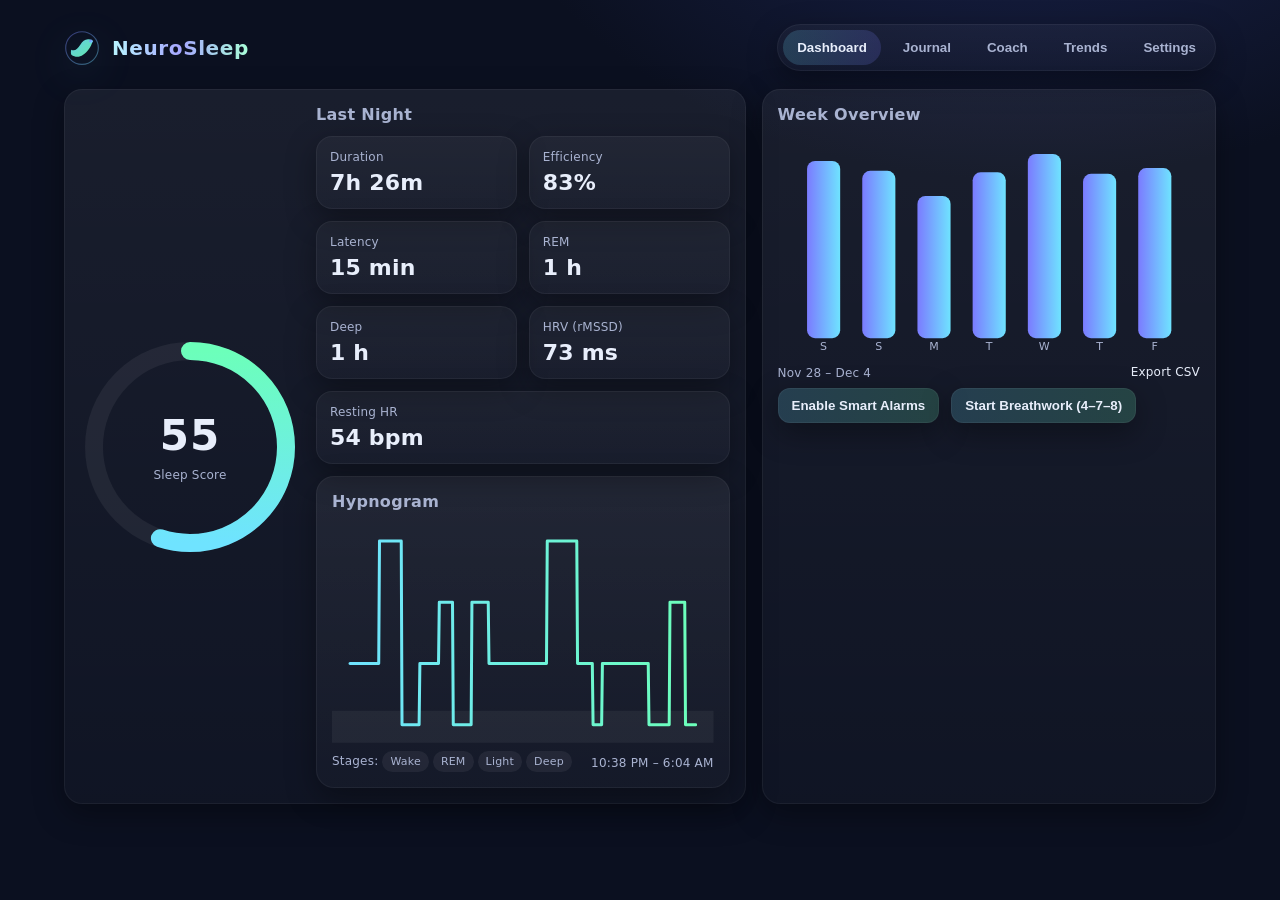
<file: index.html>
<!DOCTYPE html>
<html lang="en">
<head>
  <meta charset="UTF-8" />
  <meta name="viewport" content="width=device-width, initial-scale=1" />
  <meta name="theme-color" content="#0b1220" />
  <title>NeuroSleep — Precision Sleep Tracking</title>
  <link rel="manifest" href="manifest.json">
  <link rel="icon" href="assets/icon-192.png">
  <meta name="description" content="NeuroSleep: a premium, privacy-first sleep tracker with clinical-grade visuals." />
  <style>
    :root{
      --bg:#0b1020;
      --card:#11162a;
      --card-2:#0e1430;
      --accent:#6fe3ff;
      --accent-2:#7b7bff;
      --accent-3:#6cffba;
      --text:#e8eefb;
      --muted:#a9b3d1;
      --warning:#ffb86b;
      --good:#6cffba;
      --bad:#ff6b8a;
      --shadow: 0 10px 30px rgba(0,0,0,0.35), inset 0 0 0 1px rgba(255,255,255,0.05);
      --radius: 18px;
    }
    *{box-sizing:border-box}
    html,body{height:100%}
    body{
      margin:0; font-family: ui-sans-serif,system-ui,-apple-system,Segoe UI,Roboto,Ubuntu,Cantarell,Noto Sans,sans-serif;
      color:var(--text); background: radial-gradient(1200px 800px at 80% -20%, #1b2450 0%, var(--bg) 45%) no-repeat, var(--bg);
      letter-spacing:.2px;
    }
    .container{max-width:1200px; margin:0 auto; padding:24px}
    header{
      display:flex; align-items:center; justify-content:space-between; gap:16px; margin-bottom:18px;
    }
    .brand{display:flex; align-items:center; gap:12px}
    .brand svg{width:36px; height:36px; filter: drop-shadow(0 10px 20px rgba(111,227,255,.25));}
    .brand h1{font-size:20px; margin:0; font-weight:700; letter-spacing:.4px}
    .nav{
      display:flex; gap:8px; flex-wrap:wrap;
      background:linear-gradient(180deg, rgba(255,255,255,.04), rgba(255,255,255,.02));
      padding:6px; border-radius:999px; box-shadow:var(--shadow)
    }
    .nav button{
      background:transparent; border:none; color:var(--muted); padding:10px 14px; border-radius:999px; cursor:pointer; font-weight:600
    }
    .nav button.active{background:linear-gradient(90deg, rgba(111,227,255,.18), rgba(123,123,255,.18)); color:var(--text)}
    .grid{display:grid; gap:16px}
    @media(min-width:900px){
      .grid{grid-template-columns: 1.2fr .8fr}
    }
    .card{
      border-radius:var(--radius);
      background: linear-gradient(180deg, rgba(255,255,255,.06), rgba(255,255,255,.02));
      box-shadow: var(--shadow);
      padding:16px;
    }
    .card h2{margin:0 0 12px 0; font-size:16px; color:var(--muted); letter-spacing:.3px}
    .row{display:flex; gap:12px; flex-wrap:wrap}
    .metric{
      flex:1 1 140px; min-width:140px; background:linear-gradient(180deg, rgba(255,255,255,.04), rgba(255,255,255,.02)); border-radius:16px;
      padding:14px; box-shadow:var(--shadow)
    }
    .metric .label{font-size:12px; color:var(--muted)}
    .metric .value{font-size:22px; font-weight:800; margin-top:6px}
    .tag{font-size:11px; padding:4px 8px; border-radius:999px; background:rgba(255,255,255,.06); color:var(--muted); display:inline-block}
    .hero{
      display:grid; grid-template-columns: 220px 1fr; gap:16px;
    }
    @media(max-width:800px){
      .hero{grid-template-columns:1fr}
    }
    .ring{
      width:220px; height:220px; position:relative; display:grid; place-items:center; margin:auto;
    }
    .ring svg{position:absolute; inset:0}
    .ring .score{font-size:42px; font-weight:900; letter-spacing:1px}
    .ring .caption{color:var(--muted); font-size:12px; margin-top:8px}
    .hypno, .bars, .linechart{width:100%; height:220px}
    .subtitle{color:var(--muted); font-size:12px; margin-top:2px}
    .footer{
      display:flex; justify-content:space-between; align-items:center; margin-top:8px; color:var(--muted); font-size:12px
    }
    .pill{
      border:none; padding:10px 14px; border-radius:12px; background:linear-gradient(90deg, rgba(111,227,255,.18), rgba(108,255,186,.18));
      color:var(--text); font-weight:700; cursor:pointer; box-shadow:var(--shadow)
    }
    .section{display:none}
    .section.active{display:block; animation:fade .3s ease}
    @keyframes fade{from{opacity:0; transform:translateY(6px)} to{opacity:1; transform:none}}
    .coach-tip{display:flex; gap:12px; align-items:flex-start}
    .coach-tip .dot{width:10px; height:10px; border-radius:50%; background:var(--accent)}
    .list{display:grid; gap:10px}
    .list .item{display:flex; justify-content:space-between; padding:10px 12px; background:rgba(255,255,255,.03); border-radius:12px}
    .switch{appearance:none; width:42px; height:24px; background:#2a335a; border-radius:999px; position:relative; outline:none; cursor:pointer}
    .switch:checked{background:#1f8cff}
    .switch::after{content:''; position:absolute; top:3px; left:3px; width:18px; height:18px; border-radius:50%; background:#fff; transition: all .18s ease}
    .switch:checked::after{left:21px}
    a.cta{color:var(--text); text-decoration:none}
    .logo-word{letter-spacing:.6px; background: linear-gradient(90deg, #b9f5ff, #a6a6ff, #a9ffd7); -webkit-background-clip:text; background-clip:text; color:transparent}
  </style>
</head>
<body>
  <div class="container">
    <header>
      <div class="brand">
        <svg viewBox="0 0 128 128" fill="none" xmlns="http://www.w3.org/2000/svg" aria-label="NeuroSleep">
          <defs>
            <linearGradient id="g1" x1="0" x2="1" y1="0" y2="1">
              <stop offset="0" stop-color="#6fe3ff"/>
              <stop offset="1" stop-color="#6cffba"/>
            </linearGradient>
            <linearGradient id="g2" x1="0" x2="1" y1="0" y2="1">
              <stop offset="0" stop-color="#7b7bff"/>
              <stop offset="1" stop-color="#6fe3ff"/>
            </linearGradient>
          </defs>
          <circle cx="64" cy="64" r="58" stroke="url(#g2)" stroke-width="4" opacity=".4"/>
          <path d="M26 70c12 6 22-2 32-18s24-26 44-14c-6 24-20 40-34 50s-28 10-42 0c-2-6-2-12 0-18z" fill="url(#g1)" opacity=".9"/>
          <circle cx="96" cy="40" r="6" fill="url(#g2)"/>
        </svg>
        <h1><span class="logo-word">NeuroSleep</span></h1>
      </div>
      <nav class="nav" role="tablist" aria-label="Primary">
        <button class="active" data-tab="dashboard">Dashboard</button>
        <button data-tab="journal">Journal</button>
        <button data-tab="coach">Coach</button>
        <button data-tab="trends">Trends</button>
        <button data-tab="settings">Settings</button>
      </nav>
    </header>

    <!-- DASHBOARD -->
    <section id="dashboard" class="section active">
      <div class="grid">
        <div class="card">
          <div class="hero">
            <div class="ring">
              <svg viewBox="0 0 220 220">
                <circle cx="110" cy="110" r="96" stroke="rgba(255,255,255,.06)" stroke-width="18" fill="none" />
                <circle id="scoreRing" cx="110" cy="110" r="96" stroke="url(#gradScore)" stroke-width="18" fill="none"
                        stroke-linecap="round" transform="rotate(-90 110 110)" stroke-dasharray="603.19 603.19" stroke-dashoffset="603.19"/>
                <defs>
                  <linearGradient id="gradScore">
                    <stop offset="0%" stop-color="#6fe3ff"></stop>
                    <stop offset="100%" stop-color="#6cffba"></stop>
                  </linearGradient>
                </defs>
              </svg>
              <div style="text-align:center">
                <div class="score" id="scoreValue">—</div>
                <div class="caption">Sleep Score</div>
              </div>
            </div>
            <div>
              <h2>Last Night</h2>
              <div class="row" id="metricsRow"></div>
              <div class="card" style="margin-top:12px">
                <h2>Hypnogram</h2>
                <div class="hypno" id="hypno"></div>
                <div class="footer">
                  <div>Stages: <span class="tag">Wake</span> <span class="tag">REM</span> <span class="tag">Light</span> <span class="tag">Deep</span></div>
                  <div id="sleepWindow" class="subtitle"></div>
                </div>
              </div>
            </div>
          </div>
        </div>

        <div class="card">
          <h2>Week Overview</h2>
          <div class="bars" id="bars"></div>
          <div class="footer">
            <span class="subtitle" id="weekRange"></span>
            <a class="cta" href="#" id="exportBtn">Export CSV</a>
          </div>
          <div class="row" style="margin-top:8px">
            <button class="pill" id="smartAlarms">Enable Smart Alarms</button>
            <button class="pill" id="breathwork">Start Breathwork (4–7–8)</button>
          </div>
        </div>
      </div>
    </section>

    <!-- JOURNAL -->
    <section id="journal" class="section">
      <div class="card">
        <h2>Sleep Journal</h2>
        <div class="list" id="journalList"></div>
        <div style="margin-top:12px; display:flex; gap:8px">
          <input id="journalInput" placeholder="How did you sleep? Any caffeine, stress, exercise…" style="flex:1; padding:12px; border-radius:12px; border:none; background:#111731; color:var(--text)"/>
          <button class="pill" id="addEntry">Add Entry</button>
        </div>
      </div>
    </section>

    <!-- COACH -->
    <section id="coach" class="section">
      <div class="card">
        <h2>Coach</h2>
        <div class="list" id="coachList"></div>
      </div>
    </section>

    <!-- TRENDS -->
    <section id="trends" class="section">
      <div class="card">
        <h2>Trends</h2>
        <div class="linechart" id="linechart"></div>
        <div class="subtitle">14‑day moving averages and variability bands.</div>
      </div>
    </section>

    <!-- SETTINGS -->
    <section id="settings" class="section">
      <div class="card">
        <h2>Settings</h2>
        <div class="list">
          <div class="item"><span>Dark Mode</span><input type="checkbox" class="switch" checked disabled></div>
          <div class="item"><span>Smart Alarm (30‑min window)</span><input id="toggleAlarm" type="checkbox" class="switch"></div>
          <div class="item"><span>Auto‑detect Naps</span><input id="toggleNaps" type="checkbox" class="switch" checked></div>
          <div class="item"><span>Privacy: Local‑only data</span><input id="togglePrivacy" type="checkbox" class="switch" checked></div>
        </div>
      </div>
    </section>
  </div>

  <script>
  // ---------- Data generation (mock) ----------
  const DAYS = 14;
  const now = new Date();
  function rand(n, m){return Math.random()*(m-n)+n}
  function clamp(v, n, m){return Math.max(n, Math.min(m, v))}

  // Sleep stage encoding: 0 Wake, 1 REM, 2 Light, 3 Deep
  function synthesizeStages(totalMinutes){
    const stages = [];
    let t = 0;
    while(t < totalMinutes){
      const block = Math.floor(rand(10, 30)); // 10–30 min per stage block
      const stageRand = Math.random();
      let s = 2; // default Light
      if(stageRand < .12) s = 0;
      else if(stageRand < .35) s = 1;
      else if(stageRand < .85) s = 2;
      else s = 3;
      for(let i=0;i<block && t<totalMinutes;i++){ stages.push(s); t++; }
    }
    return stages;
  }

  function generateNight(offset){
    const date = new Date(now); date.setDate(now.getDate()-offset);
    const bedtime = new Date(date); bedtime.setHours(23 + Math.floor(rand(-1,1)), Math.floor(rand(0,59)), 0, 0);
    const durationMin = Math.floor(rand(360, 500)); // 6–8.3h
    const latency = Math.floor(rand(5, 28));
    const efficiency = Math.floor(rand(80, 96));
    const wakeTime = new Date(bedtime.getTime() + durationMin*60000);
    const stages = synthesizeStages(durationMin);
    const rem = Math.floor(stages.filter(s=>s===1).length/60);
    const deep = Math.floor(stages.filter(s=>s===3).length/60);
    const hrv = Math.floor(rand(48, 78));
    const rhr = Math.floor(rand(48, 64));
    const score = clamp(Math.round( (efficiency*.5) + (rem*1.2) + (deep*1.4) - (latency*.8) + rand(-6,6) ), 55, 99);

    return { date, bedtime, wakeTime, durationMin, latency, efficiency, stages, rem, deep, hrv, rhr, score };
  }

  const nights = Array.from({length:DAYS}, (_,i)=>generateNight(i));
  const last = nights[0];

  // ---------- Utilities ----------
  function fmtHM(mins){
    const h = Math.floor(mins/60), m = Math.floor(mins%60);
    return `${h}h ${m.toString().padStart(2,'0')}m`;
  }
  function fmtTime(d){
    const h = d.getHours(), m = d.getMinutes().toString().padStart(2,'0');
    const ampm = h>=12?'PM':'AM'; const hh = ((h+11)%12+1);
    return `${hh}:${m} ${ampm}`;
  }
  function dateLabel(d){
    return d.toLocaleDateString(undefined,{month:"short", day:"numeric"});
  }

  // ---------- Score ring ----------
  const circumference = 2 * Math.PI * 96;
  const scoreRing = document.getElementById('scoreRing');
  const scoreValue = document.getElementById('scoreValue');
  function setScore(v){
    const offset = circumference * (1 - v/100);
    scoreRing.style.strokeDashoffset = offset;
    scoreValue.textContent = v;
  }
  setTimeout(()=>setScore(last.score), 250);

  // ---------- Metrics ----------
  const metrics = [
    {label:'Duration', value: fmtHM(last.durationMin)},
    {label:'Efficiency', value: last.efficiency + '%'},
    {label:'Latency', value: last.latency + ' min'},
    {label:'REM', value: last.rem + ' h'},
    {label:'Deep', value: last.deep + ' h'},
    {label:'HRV (rMSSD)', value: last.hrv + ' ms'},
    {label:'Resting HR', value: last.rhr + ' bpm'},
  ];
  const metricsRow = document.getElementById('metricsRow');
  metrics.forEach(m=>{
    const el = document.createElement('div'); el.className='metric';
    el.innerHTML = `<div class="label">${m.label}</div><div class="value">${m.value}</div>`;
    metricsRow.appendChild(el);
  });
  document.getElementById('sleepWindow').textContent = `${fmtTime(last.bedtime)} – ${fmtTime(last.wakeTime)}`;

  // ---------- Hypnogram (SVG) ----------
  const hypno = document.getElementById('hypno');
  (function drawHypnogram(){
    const w = hypno.clientWidth || hypno.offsetWidth || 600; const h = 220;
    const pad = 18; const innerW = w - pad*2; const innerH = h - pad*2;
    const levels = [0,1,2,3]; // 0 Wake (top) → 3 Deep (bottom)
    const yFor = s => pad + (levels.indexOf(s) / (levels.length-1)) * innerH;
    const xFor = (i,max) => pad + (i/max) * innerW;

    const max = last.stages.length-1;
    let d = `M ${xFor(0,max)} ${yFor(last.stages[0])}`;
    for(let i=1;i<=max;i++){
      d += ` L ${xFor(i,max)} ${yFor(last.stages[i])}`;
    }
    const svg = `<svg viewBox="0 0 ${w} ${h}" preserveAspectRatio="none">
      <defs>
        <linearGradient id="lineG"><stop offset="0%" stop-color="#6fe3ff"/><stop offset="100%" stop-color="#6cffba"/></linearGradient>
      </defs>
      <rect x="0" y="${h-32}" width="${w}" height="32" fill="rgba(255,255,255,.05)"/>
      <path d="${d}" fill="none" stroke="url(#lineG)" stroke-width="3" stroke-linejoin="round" stroke-linecap="round"/>
    </svg>`;
    hypno.innerHTML = svg;
  })();

  // ---------- Weekly Bars ----------
  const bars = document.getElementById('bars');
  (function drawBars(){
    const w = bars.clientWidth || 600; const h = 220;
    const pad = 18; const innerW = w - pad*2; const innerH = h - pad*2;
    const days = nights.slice(0,7).reverse();
    const maxMins = Math.max(...days.map(n=>n.durationMin));
    const bw = innerW / days.length * .6;
    let rects = '';
    days.forEach((n,i)=>{
      const x = pad + i*(innerW/days.length) + (innerW/days.length-bw)/2;
      const bh = (n.durationMin / maxMins) * innerH;
      const y = h - pad - bh;
      rects += `<g>
        <rect x="${x}" y="${y}" width="${bw}" height="${bh}" rx="8" fill="url(#barG)"></rect>
        <text x="${x + bw/2}" y="${h-6}" font-size="11" text-anchor="middle" fill="#a9b3d1">${'SMTWTFS'[n.date.getDay()]}</text>
      </g>`;
    });
    const svg = `<svg viewBox="0 0 ${w} ${h}" preserveAspectRatio="none">
      <defs><linearGradient id="barG"><stop offset="0%" stop-color="#7b7bff"/><stop offset="100%" stop-color="#6fe3ff"/></linearGradient></defs>
      ${rects}
    </svg>`;
    bars.innerHTML = svg;
  })();
  const weekRange = document.getElementById('weekRange');
  const end = nights[0].date, start = nights[6].date;
  weekRange.textContent = `${start.toLocaleDateString(undefined,{month:"short", day:"numeric"})} – ${end.toLocaleDateString(undefined,{month:"short", day:"numeric"})}`;

  // ---------- Journal ----------
  const journalList = document.getElementById('journalList');
  const journal = JSON.parse(localStorage.getItem('neuro_journal')||'[]');
  function renderJournal(){
    journalList.innerHTML = '';
    journal.forEach((e,i)=>{
      const el = document.createElement('div'); el.className = 'item';
      el.innerHTML = `<span>${e.text}</span><span class="subtitle">${new Date(e.ts).toLocaleString()}</span>`;
      journalList.appendChild(el);
    });
  }
  renderJournal();
  document.getElementById('addEntry').onclick = ()=>{
    const input = document.getElementById('journalInput');
    if(!input.value.trim()) return;
    journal.unshift({text: input.value.trim(), ts: Date.now()});
    localStorage.setItem('neuro_journal', JSON.stringify(journal));
    input.value = ''; renderJournal();
  };

  // ---------- Coach (rules-of-thumb) ----------
  const coachList = document.getElementById('coachList');
  const tips = [
    "Aim for a consistent sleep window — drift less than ±30 minutes.",
    "Keep your room cool (16–19°C), dark, and quiet.",
    "Avoid caffeine after 2 PM; alcohol may fragment REM sleep.",
    "Morning light anchors circadian rhythm; step outside within 60 minutes of waking.",
    "Reserve the bed for sleep and intimacy only — if awake >20 minutes, get up and reset.",
    "Wind‑down ritual: 30–60 minutes of low‑arousal activities before bed.",
    "Try the 4–7–8 breathing pattern when anxious at bedtime.",
    "Strength + aerobic exercise improve deep sleep; finish ≥3 hours before bed."
  ];
  function renderCoach(){
    coachList.innerHTML='';
    tips.forEach(t=>{
      const el = document.createElement('div'); el.className='coach-tip';
      el.innerHTML = `<div class="dot"></div><div>${t}</div>`;
      coachList.appendChild(el);
    });
  }
  renderCoach();

  // ---------- Trends (line chart: score over time) ----------
  const linechart = document.getElementById('linechart');
  (function drawLine(){
    const w = linechart.clientWidth || 600; const h = 220;
    const pad = 22; const innerW = w - pad*2; const innerH = h - pad*2;
    const scores = nights.slice().reverse().map(n=>n.score);
    const min = Math.min(...scores)-4, max = Math.max(...scores)+4;
    const xFor = (i,maxI) => pad + (i/maxI) * innerW;
    const yFor = v => pad + (1 - (v-min)/(max-min)) * innerH;
    let d = `M ${xFor(0,scores.length-1)} ${yFor(scores[0])}`;
    for(let i=1;i<scores.length;i++){ d += ` L ${xFor(i,scores.length-1)} ${yFor(scores[i])}`;}
    const points = scores.map((v,i)=>`<circle cx="${xFor(i,scores.length-1)}" cy="${yFor(v)}" r="2.8" fill="url(#lg)" opacity=".9"></circle>`).join('');
    const labels = nights.slice().reverse().map((n,i)=>`<text x="${xFor(i,scores.length-1)}" y="${h-6}" font-size="10" text-anchor="middle" fill="#a9b3d1">${dateLabel(n.date)}</text>`).join('');
    const svg = `<svg viewBox="0 0 ${w} ${h}" preserveAspectRatio="none">
      <defs><linearGradient id="lg"><stop offset="0%" stop-color="#6fe3ff"/><stop offset="100%" stop-color="#6cffba"/></linearGradient></defs>
      <path d="${d}" fill="none" stroke="url(#lg)" stroke-width="3.2" stroke-linejoin="round" stroke-linecap="round"></path>
      ${points}
      ${labels}
    </svg>`;
    linechart.innerHTML = svg;
  })();

  // ---------- Export CSV ----------
  document.getElementById('exportBtn').onclick = (e)=>{
    e.preventDefault();
    const rows = [['Date','Bedtime','Wake','Duration(min)','Latency(min)','Efficiency(%)','REM(h)','Deep(h)','HRV(ms)','RestingHR(bpm)','Score']];
    nights.slice().reverse().forEach(n=>{
      rows.push([
        n.date.toISOString().slice(0,10),
        fmtTime(n.bedtime),
        fmtTime(n.wakeTime),
        n.durationMin, n.latency, n.efficiency, n.rem, n.deep, n.hrv, n.rhr, n.score
      ]);
    });
    const csv = rows.map(r=>r.join(',')).join('\n');
    const blob = new Blob([csv], {type:'text/csv'});
    const url = URL.createObjectURL(blob);
    const a = document.createElement('a');
    a.href = url; a.download = 'neurosleep_export.csv'; a.click();
    URL.revokeObjectURL(url);
  };

  // ---------- Nav ----------
  document.querySelectorAll('.nav button').forEach(btn=>{
    btn.onclick = ()=>{
      document.querySelectorAll('.nav button').forEach(b=>b.classList.remove('active'));
      document.querySelectorAll('.section').forEach(s=>s.classList.remove('active'));
      btn.classList.add('active');
      document.getElementById(btn.dataset.tab).classList.add('active');
    };
  });

  // ---------- Settings ----------
  document.getElementById('toggleAlarm').onchange = (e)=>{
    if(e.target.checked) alert('Smart Alarms enabled. We will nudge your wake‑up during a light stage.');
  };
  document.getElementById('breathwork').onclick = ()=>{
    alert('Inhale 4s — hold 7s — exhale 8s. Repeat x4. Breathe slowly and softly.');
  };
  </script>
</body>
</html>
</file>
